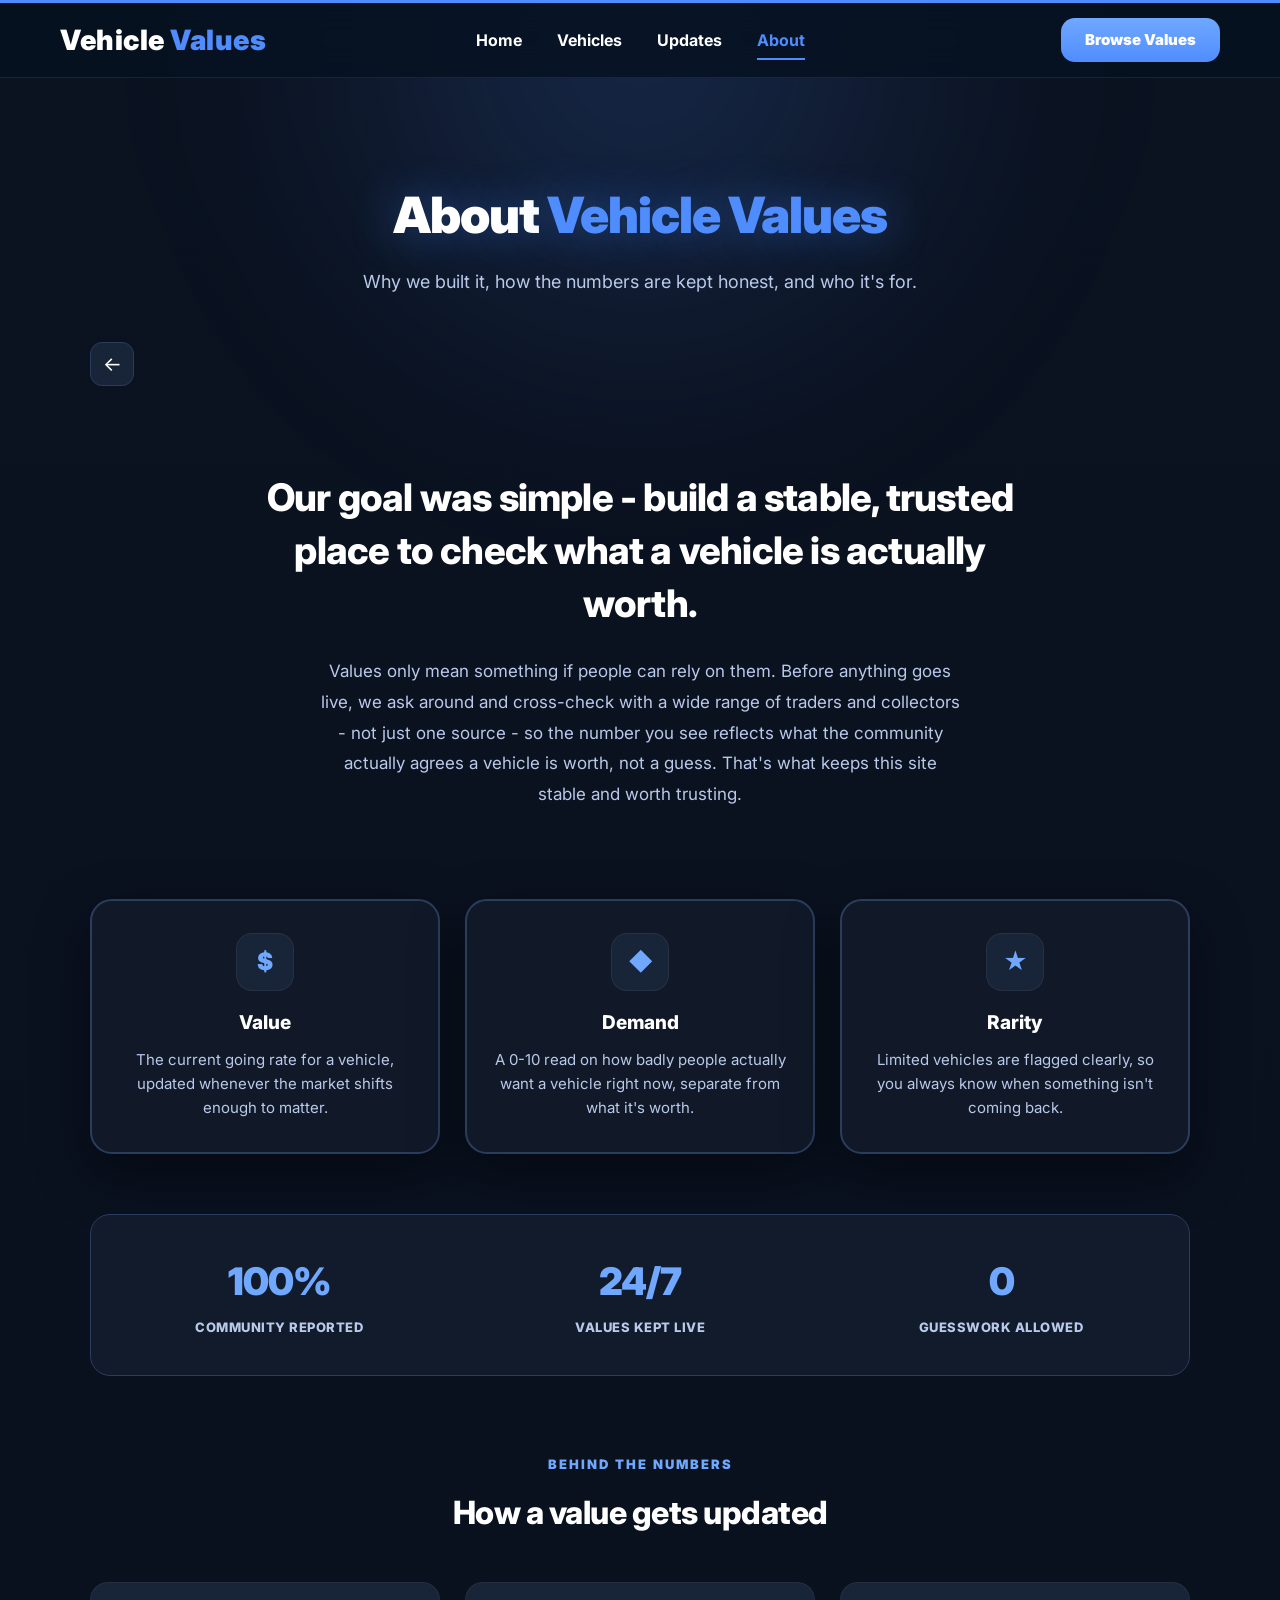
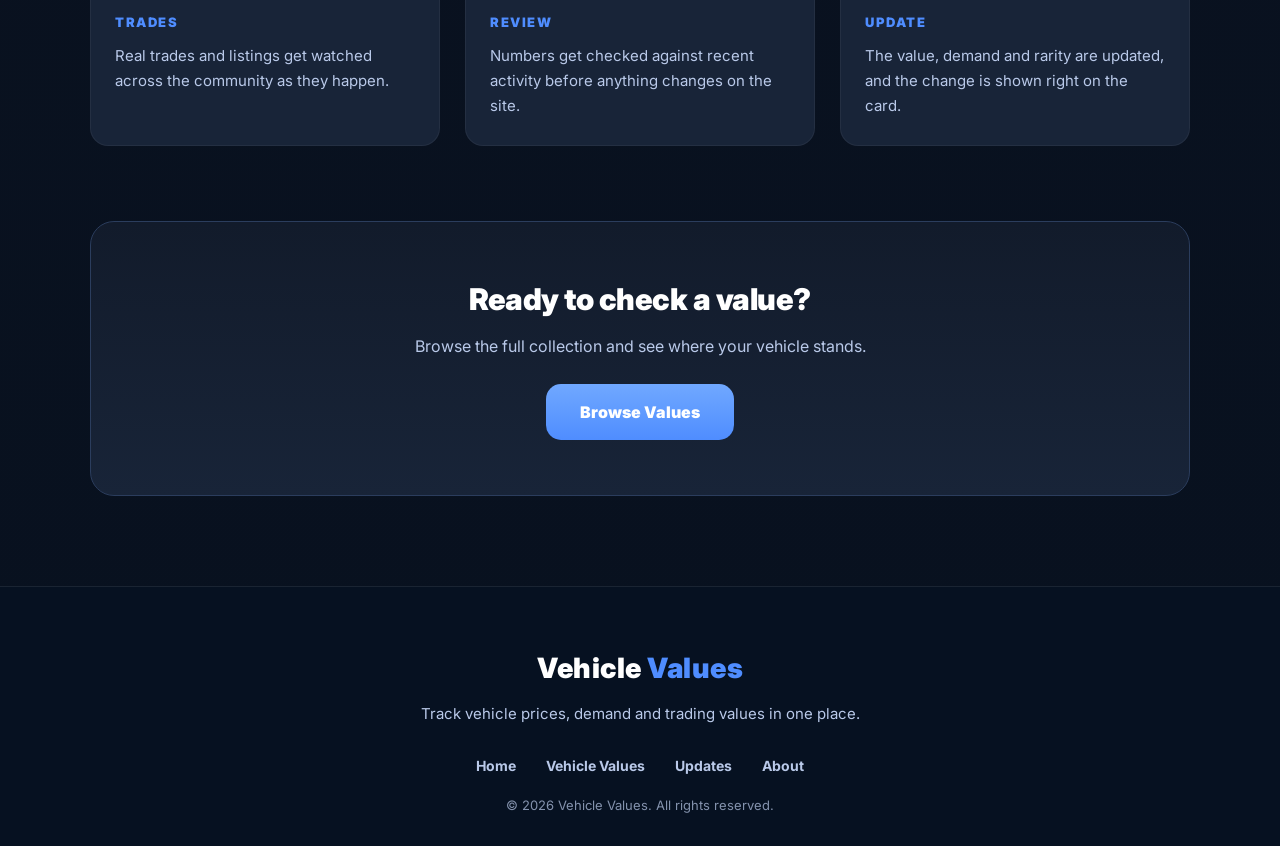
<file: about.html>
<!DOCTYPE html>
<html lang="en">

<head>

    <meta charset="UTF-8">
    <meta name="viewport" content="width=device-width, initial-scale=1.0">

    <title>About - Vehicle Values</title>

    <!-- SEO -->
    <meta name="description" content="Learn how Vehicle Values tracks prices, demand and rarity, and who it's built for.">
    <meta name="robots" content="index, follow">
    <meta name="theme-color" content="#0b1220">


    <!-- Open Graph -->
    <meta property="og:title" content="About - Vehicle Values">
    <meta property="og:description" content="Learn how Vehicle Values tracks prices, demand and rarity, and who it's built for.">
    <meta property="og:image" content="https://i.postimg.cc/ZRS6Lx4Q/carforsalenz.webp">
    <meta property="og:type" content="website">


    <!-- Twitter -->
    <meta name="twitter:card" content="summary_large_image">
    <meta name="twitter:title" content="About - Vehicle Values">
    <meta name="twitter:description" content="Learn how Vehicle Values tracks prices, demand and rarity, and who it's built for.">
    <meta name="twitter:image" content="https://i.postimg.cc/ZRS6Lx4Q/carforsalenz.webp">


    <!-- Favicon -->
    <link rel="icon"
          type="image/webp"
          href="https://i.postimg.cc/ZRS6Lx4Q/carforsalenz.webp">


    <!-- Google Font -->
    <link rel="preconnect" href="https://fonts.googleapis.com">

    <link rel="preconnect"
          href="https://fonts.gstatic.com"
          crossorigin>


    <link href="https://fonts.googleapis.com/css2?family=Inter:wght@300;400;500;600;700;800;900&display=swap"
          rel="stylesheet">


    <!-- CSS -->
    <link rel="stylesheet" href="about.css">


</head>


<body>


<!-- ========================================= -->
<!-- HEADER -->
<!-- ========================================= -->


<header class="header">


    <div class="logo">

        Vehicle <span>Values</span>

    </div>



    <nav>


        <a href="index.html">

            Home

        </a>



        <a href="values.html">

            Vehicles

        </a>



        <a href="#">

            Updates

        </a>



        <a href="about.html" class="active">

            About

        </a>


    </nav>



    <div class="header-actions">


        <a href="values.html" class="header-cta">

            Browse Values

        </a>


    </div>


</header>





<!-- ========================================= -->
<!-- PAGE TITLE -->
<!-- ========================================= -->


<section class="page-title">


    <h1>

        About <span>Vehicle Values</span>

    </h1>



    <p>

        Why we built it, how the numbers are kept honest, and who it's for.

    </p>


</section>





<!-- ========================================= -->
<!-- BACK BUTTON -->
<!-- ========================================= -->


<section class="page-header">


    <a href="index.html" class="back-btn">

        &#8592;

    </a>


</section>





<!-- ========================================= -->
<!-- MISSION -->
<!-- ========================================= -->


<section class="mission reveal">


    <h2>

        Our goal was simple - build a stable, trusted place to check what a
        vehicle is actually worth.

    </h2>



    <p>

        Values only mean something if people can rely on them. Before anything
        goes live, we ask around and cross-check with a wide range of traders
        and collectors - not just one source - so the number you see reflects
        what the community actually agrees a vehicle is worth, not a guess.
        That's what keeps this site stable and worth trusting.

    </p>


</section>





<!-- ========================================= -->
<!-- WHAT WE TRACK -->
<!-- ========================================= -->


<section class="about-grid reveal">


    <div class="about-card">


        <div class="about-icon">

            $

        </div>


        <h3>

            Value

        </h3>


        <p>

            The current going rate for a vehicle, updated whenever the market
            shifts enough to matter.

        </p>


    </div>




    <div class="about-card">


        <div class="about-icon">

            ◆

        </div>


        <h3>

            Demand

        </h3>


        <p>

            A 0-10 read on how badly people actually want a vehicle right now,
            separate from what it's worth.

        </p>


    </div>




    <div class="about-card">


        <div class="about-icon">

            ★

        </div>


        <h3>

            Rarity

        </h3>


        <p>

            Limited vehicles are flagged clearly, so you always know when
            something isn't coming back.

        </p>


    </div>


</section>





<!-- ========================================= -->
<!-- STATS STRIP -->
<!-- ========================================= -->


<section class="stats-strip reveal">


    <div class="stat">


        <span class="stat-number">

            100%

        </span>


        <span class="stat-label">

            Community reported

        </span>


    </div>




    <div class="stat">


        <span class="stat-number">

            24/7

        </span>


        <span class="stat-label">

            Values kept live

        </span>


    </div>




    <div class="stat">


        <span class="stat-number">

            0

        </span>


        <span class="stat-label">

            Guesswork allowed

        </span>


    </div>


</section>





<!-- ========================================= -->
<!-- HOW IT WORKS -->
<!-- ========================================= -->


<section class="how-it-works reveal">


    <span class="eyebrow">

        Behind the numbers

    </span>



    <h2>

        How a value gets updated

    </h2>




    <div class="steps">


        <div class="step">


            <span class="step-marker">

                Trades

            </span>


            <p>

                Real trades and listings get watched across the community as
                they happen.

            </p>


        </div>




        <div class="step">


            <span class="step-marker">

                Review

            </span>


            <p>

                Numbers get checked against recent activity before anything
                changes on the site.

            </p>


        </div>




        <div class="step">


            <span class="step-marker">

                Update

            </span>


            <p>

                The value, demand and rarity are updated, and the change is
                shown right on the card.

            </p>


        </div>


    </div>


</section>





<!-- ========================================= -->
<!-- CTA -->
<!-- ========================================= -->


<section class="about-cta reveal">


    <h2>

        Ready to check a value?

    </h2>



    <p>

        Browse the full collection and see where your vehicle stands.

    </p>



    <a href="values.html" class="primary">

        Browse Values

    </a>


</section>





<!-- ========================================= -->
<!-- FOOTER -->
<!-- ========================================= -->


<footer>


    <div class="footer-content">


        <div class="logo">

            Vehicle <span>Values</span>

        </div>



        <p>

            Track vehicle prices, demand and trading values in one place.

        </p>


    </div>




    <div class="footer-links">


        <a href="index.html">

            Home

        </a>


        <a href="values.html">

            Vehicle Values

        </a>


        <a href="#">

            Updates

        </a>


        <a href="about.html">

            About

        </a>


    </div>



    <p class="copyright" id="copyrightYear">

        © 2026 Vehicle Values. All rights reserved.

    </p>


</footer>





<!-- ========================================= -->
<!-- JAVASCRIPT -->
<!-- ========================================= -->


<script src="about.js"></script>


</body>


</html>
</file>
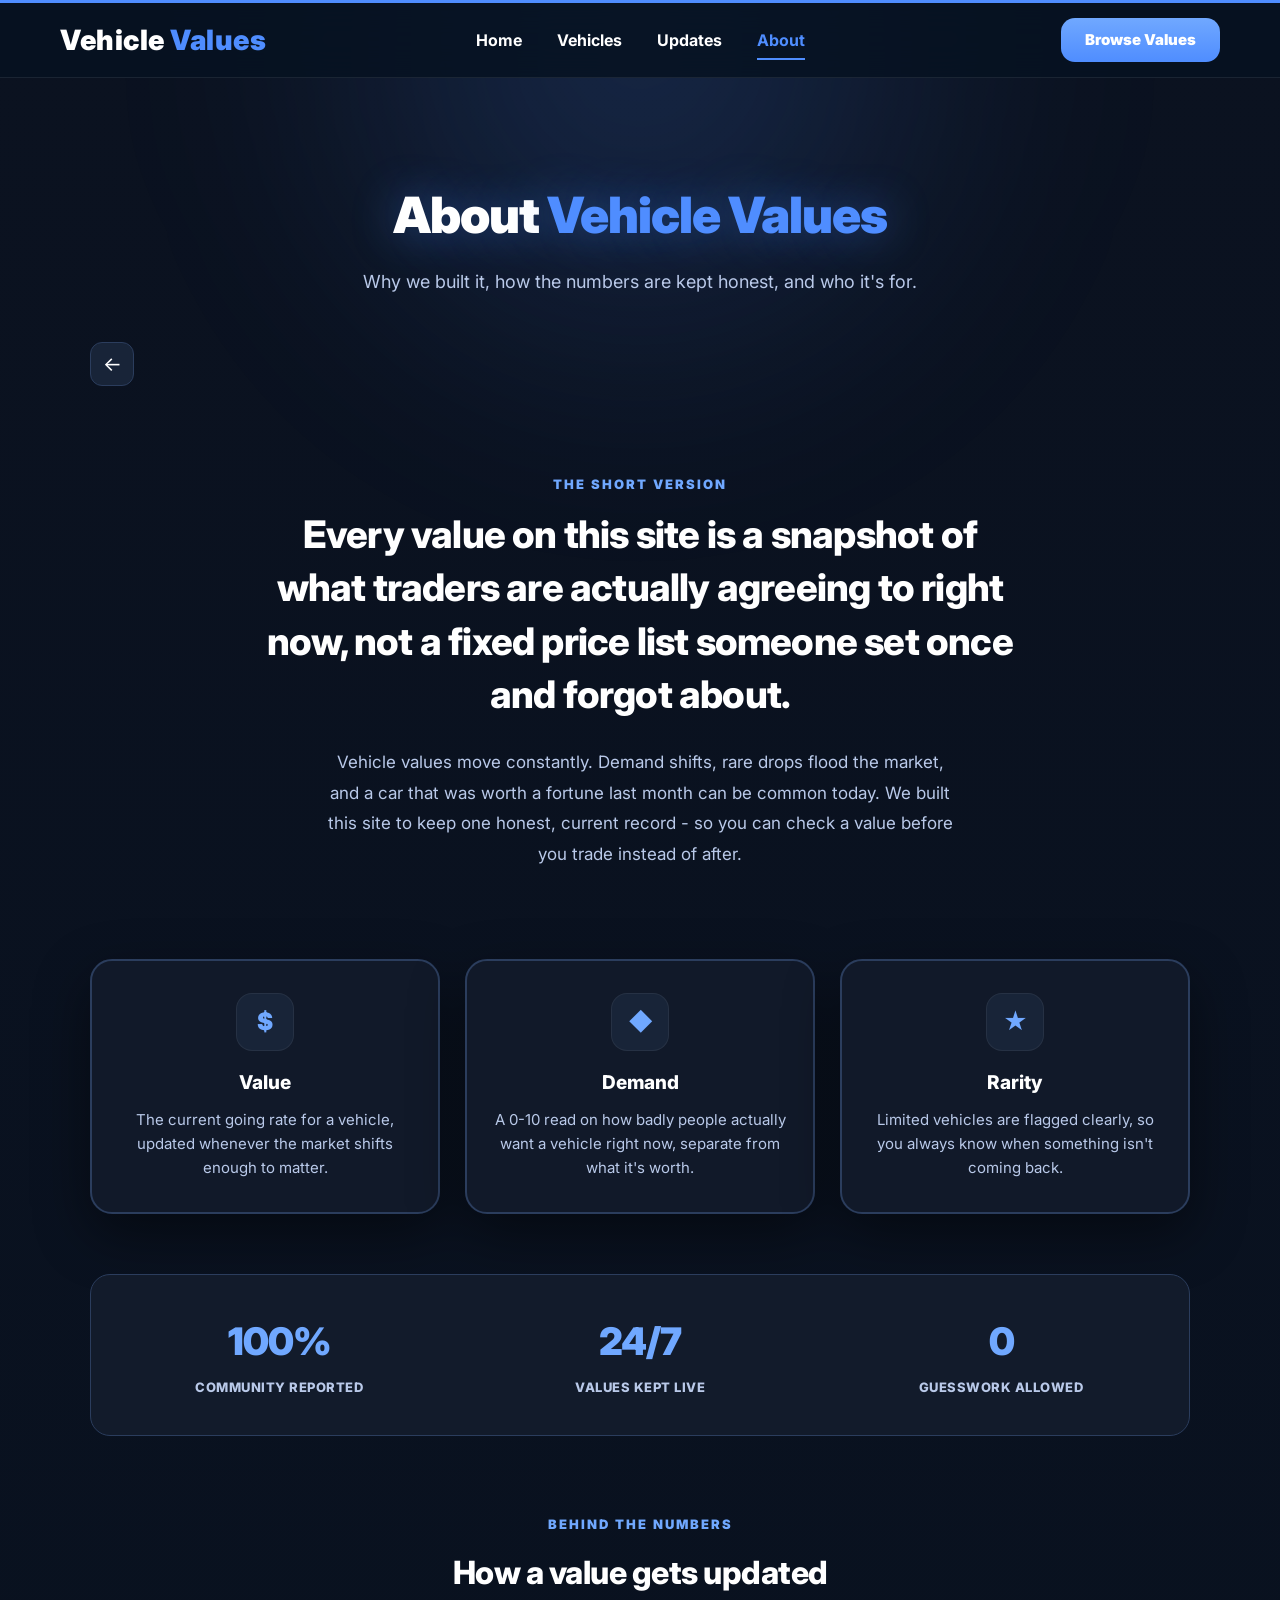
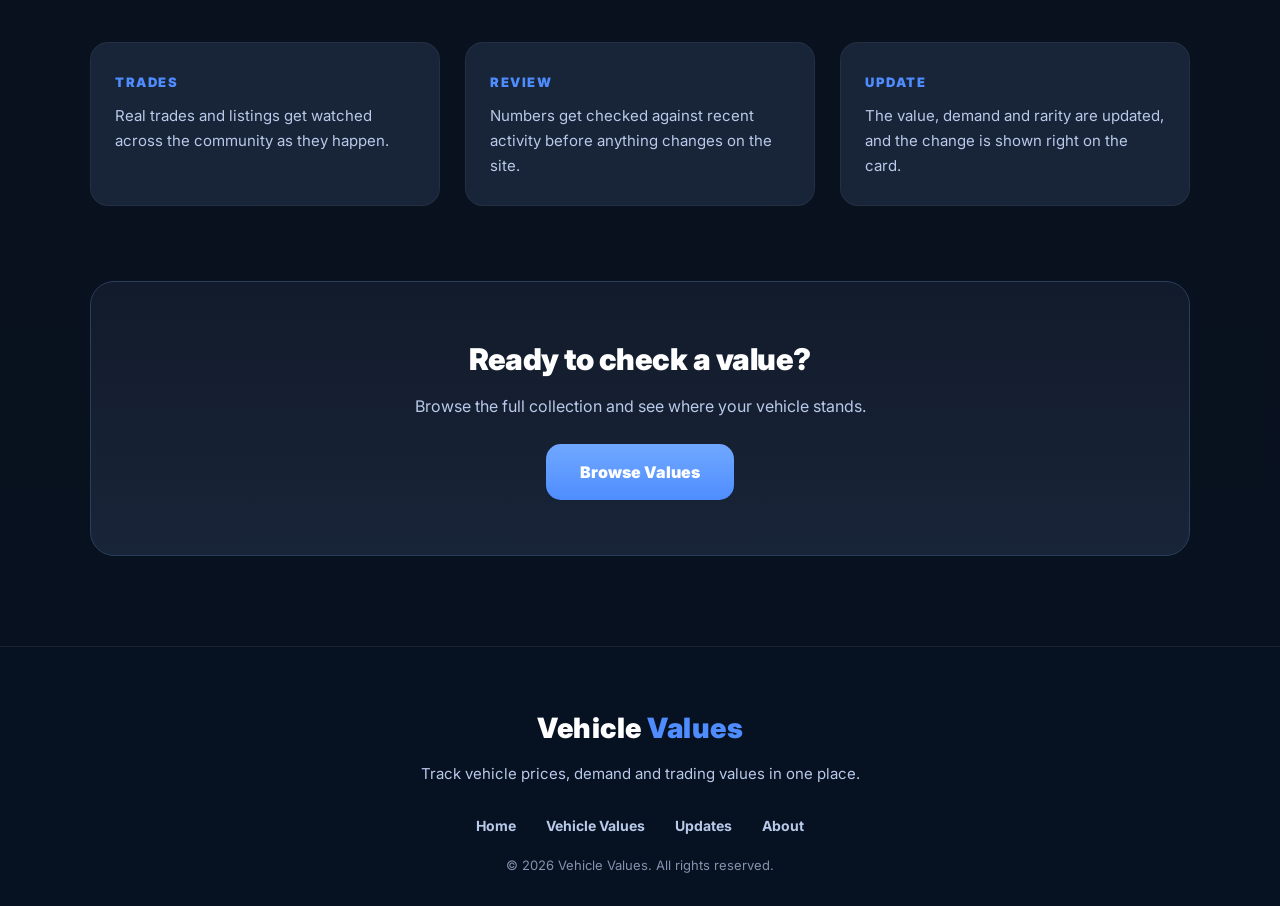
<file: About.html>
<!DOCTYPE html>
<html lang="en">

<head>

    <meta charset="UTF-8">
    <meta name="viewport" content="width=device-width, initial-scale=1.0">

    <title>About - Vehicle Values</title>

    <!-- SEO -->
    <meta name="description" content="Learn how Vehicle Values tracks prices, demand and rarity, and who it's built for.">
    <meta name="robots" content="index, follow">
    <meta name="theme-color" content="#0b1220">


    <!-- Open Graph -->
    <meta property="og:title" content="About - Vehicle Values">
    <meta property="og:description" content="Learn how Vehicle Values tracks prices, demand and rarity, and who it's built for.">
    <meta property="og:image" content="https://i.postimg.cc/ZRS6Lx4Q/carforsalenz.webp">
    <meta property="og:type" content="website">


    <!-- Twitter -->
    <meta name="twitter:card" content="summary_large_image">
    <meta name="twitter:title" content="About - Vehicle Values">
    <meta name="twitter:description" content="Learn how Vehicle Values tracks prices, demand and rarity, and who it's built for.">
    <meta name="twitter:image" content="https://i.postimg.cc/ZRS6Lx4Q/carforsalenz.webp">


    <!-- Favicon -->
    <link rel="icon"
          type="image/webp"
          href="https://i.postimg.cc/ZRS6Lx4Q/carforsalenz.webp">


    <!-- Google Font -->
    <link rel="preconnect" href="https://fonts.googleapis.com">

    <link rel="preconnect"
          href="https://fonts.gstatic.com"
          crossorigin>


    <link href="https://fonts.googleapis.com/css2?family=Inter:wght@300;400;500;600;700;800;900&display=swap"
          rel="stylesheet">


    <!-- CSS -->
    <link rel="stylesheet" href="about.css">


</head>


<body>


<!-- ========================================= -->
<!-- HEADER -->
<!-- ========================================= -->


<header class="header">


    <div class="logo">

        Vehicle <span>Values</span>

    </div>



    <nav>


        <a href="index.html">

            Home

        </a>



        <a href="values.html">

            Vehicles

        </a>



        <a href="#">

            Updates

        </a>



        <a href="about.html" class="active">

            About

        </a>


    </nav>



    <div class="header-actions">


        <a href="values.html" class="header-cta">

            Browse Values

        </a>


    </div>


</header>





<!-- ========================================= -->
<!-- PAGE TITLE -->
<!-- ========================================= -->


<section class="page-title">


    <h1>

        About <span>Vehicle Values</span>

    </h1>



    <p>

        Why we built it, how the numbers are kept honest, and who it's for.

    </p>


</section>





<!-- ========================================= -->
<!-- BACK BUTTON -->
<!-- ========================================= -->


<section class="page-header">


    <a href="index.html" class="back-btn">

        &#8592;

    </a>


</section>





<!-- ========================================= -->
<!-- MISSION -->
<!-- ========================================= -->


<section class="mission reveal">


    <span class="eyebrow">

        The short version

    </span>



    <h2>

        Every value on this site is a snapshot of what traders are actually agreeing to right now, not a fixed price list someone set once and forgot about.

    </h2>



    <p>

        Vehicle values move constantly. Demand shifts, rare drops flood the market,
        and a car that was worth a fortune last month can be common today. We built
        this site to keep one honest, current record - so you can check a value
        before you trade instead of after.

    </p>


</section>





<!-- ========================================= -->
<!-- WHAT WE TRACK -->
<!-- ========================================= -->


<section class="about-grid reveal">


    <div class="about-card">


        <div class="about-icon">

            $

        </div>


        <h3>

            Value

        </h3>


        <p>

            The current going rate for a vehicle, updated whenever the market
            shifts enough to matter.

        </p>


    </div>




    <div class="about-card">


        <div class="about-icon">

            ◆

        </div>


        <h3>

            Demand

        </h3>


        <p>

            A 0-10 read on how badly people actually want a vehicle right now,
            separate from what it's worth.

        </p>


    </div>




    <div class="about-card">


        <div class="about-icon">

            ★

        </div>


        <h3>

            Rarity

        </h3>


        <p>

            Limited vehicles are flagged clearly, so you always know when
            something isn't coming back.

        </p>


    </div>


</section>





<!-- ========================================= -->
<!-- STATS STRIP -->
<!-- ========================================= -->


<section class="stats-strip reveal">


    <div class="stat">


        <span class="stat-number">

            100%

        </span>


        <span class="stat-label">

            Community reported

        </span>


    </div>




    <div class="stat">


        <span class="stat-number">

            24/7

        </span>


        <span class="stat-label">

            Values kept live

        </span>


    </div>




    <div class="stat">


        <span class="stat-number">

            0

        </span>


        <span class="stat-label">

            Guesswork allowed

        </span>


    </div>


</section>





<!-- ========================================= -->
<!-- HOW IT WORKS -->
<!-- ========================================= -->


<section class="how-it-works reveal">


    <span class="eyebrow">

        Behind the numbers

    </span>



    <h2>

        How a value gets updated

    </h2>




    <div class="steps">


        <div class="step">


            <span class="step-marker">

                Trades

            </span>


            <p>

                Real trades and listings get watched across the community as
                they happen.

            </p>


        </div>




        <div class="step">


            <span class="step-marker">

                Review

            </span>


            <p>

                Numbers get checked against recent activity before anything
                changes on the site.

            </p>


        </div>




        <div class="step">


            <span class="step-marker">

                Update

            </span>


            <p>

                The value, demand and rarity are updated, and the change is
                shown right on the card.

            </p>


        </div>


    </div>


</section>





<!-- ========================================= -->
<!-- CTA -->
<!-- ========================================= -->


<section class="about-cta reveal">


    <h2>

        Ready to check a value?

    </h2>



    <p>

        Browse the full collection and see where your vehicle stands.

    </p>



    <a href="values.html" class="primary">

        Browse Values

    </a>


</section>





<!-- ========================================= -->
<!-- FOOTER -->
<!-- ========================================= -->


<footer>


    <div class="footer-content">


        <div class="logo">

            Vehicle <span>Values</span>

        </div>



        <p>

            Track vehicle prices, demand and trading values in one place.

        </p>


    </div>




    <div class="footer-links">


        <a href="index.html">

            Home

        </a>


        <a href="values.html">

            Vehicle Values

        </a>


        <a href="#">

            Updates

        </a>


        <a href="about.html">

            About

        </a>


    </div>



    <p class="copyright" id="copyrightYear">

        © 2026 Vehicle Values. All rights reserved.

    </p>


</footer>





<!-- ========================================= -->
<!-- JAVASCRIPT -->
<!-- ========================================= -->


<script src="about.js"></script>


</body>


</html>
</file>
<file: about.css>
/* ==========================================
   VEHICLE VALUES
   ABOUT.CSS
   Matches the design system in values.css
========================================== */

/* ==========================================
   VARIABLES
   (same tokens as values.css, so this page
   sits visually inside the same site)
========================================== */

:root{
    --primary:#4f8dff;
    --primary-light:#70a8ff;

    --background:#0b1220;
    --background-two:#0f1b30;

    --panel:#121b2b;
    --panel-light:#182438;

    --border:#2b3d5d;

    --text:#ffffff;
    --muted:#b9c9e9;

    --success:#34d399;
    --gold:#caa64a;
    --danger:#ef4444;

    --font-main:"Inter", system-ui, -apple-system, "Segoe UI", Roboto, sans-serif;

    --shadow:0 20px 55px rgba(0,0,0,.45);
}

/* ==========================================
   GLOBAL RESET
========================================== */

*,
*::before,
*::after{
    margin:0;
    padding:0;
    box-sizing:border-box;
    font-family:var(--font-main);
}

html{
    scroll-behavior:smooth;
}

body{
    min-height:100vh;
    background:linear-gradient(180deg,#0b1220,#08111f);
    color:var(--text);
    overflow-x:hidden;
    font-family:var(--font-main);
    font-size:16px;
    line-height:1.5;
    font-optical-sizing:auto;
    -webkit-font-smoothing:antialiased;
    -moz-osx-font-smoothing:grayscale;
    text-rendering:optimizeLegibility;
}

body::before{
    content:"";
    position:fixed;
    top:-400px;
    left:50%;
    transform:translateX(-50%);
    width:900px;
    height:900px;
    background:radial-gradient(circle, rgba(79,141,255,.20), transparent 65%);
    filter:blur(90px);
    z-index:-1;
    pointer-events:none;
}

a{
    color:inherit;
    font-family:var(--font-main);
}

button,
input{
    font-family:var(--font-main);
}

img{
    display:block;
    max-width:100%;
}

/* ==========================================
   HEADER
========================================== */

.header{
    width:100%;
    height:78px;
    display:grid;
    grid-template-columns:1fr auto 1fr;
    align-items:center;
    padding:0 60px;
    background:rgba(7,18,34,.85);
    backdrop-filter:blur(18px);
    border-top:3px solid var(--primary);
    border-bottom:1px solid rgba(255,255,255,.08);
    position:sticky;
    top:0;
    z-index:999;
}

.header .logo{
    justify-self:start;
}

.header nav{
    justify-self:center;
}

.header .header-actions{
    justify-self:end;
}

.logo{
    font-size:28px;
    font-weight:900;
    letter-spacing:.5px;
    cursor:pointer;
}

.logo span{
    color:var(--primary);
}

nav{
    display:flex;
    align-items:center;
    gap:35px;
}

nav a{
    position:relative;
    text-decoration:none;
    color:white;
    font-size:16px;
    font-weight:700;
    transition:.3s;
}

nav a::after{
    content:"";
    position:absolute;
    left:0;
    bottom:-8px;
    width:0;
    height:2px;
    background:var(--primary);
    transition:.3s;
}

nav a:hover::after,
nav a.active::after{
    width:100%;
}

nav a:hover,
nav a.active{
    color:var(--primary);
}

.header-actions{
    display:flex;
    align-items:center;
    gap:12px;
}

.header-cta{
    background:linear-gradient(180deg, var(--primary-light), var(--primary));
    color:white;
    text-decoration:none;
    padding:11px 24px;
    border-radius:14px;
    font-size:15px;
    font-weight:900;
    transition:.3s;
    white-space:nowrap;
}

.header-cta:hover{
    transform:translateY(-3px);
    box-shadow:0 15px 35px rgba(79,141,255,.4);
}

/* ==========================================
   PAGE TITLE
========================================== */

.page-title{
    text-align:center;
    padding:100px 20px 35px;
}

.page-title h1{
    font-size:50px;
    font-weight:900;
    letter-spacing:-1px;
    text-shadow:0 0 45px rgba(79,141,255,.45);
}

.page-title h1 span{
    color:var(--primary);
}

.page-title p{
    margin-top:15px;
    max-width:700px;
    margin-left:auto;
    margin-right:auto;
    color:var(--muted);
    font-size:18px;
    line-height:1.6;
}

/* ==========================================
   PAGE HEADER / BACK BUTTON
========================================== */

.page-header{
    width:95%;
    max-width:1100px;
    margin:0 auto;
    padding:10px 0 0;
}

.back-btn{
    display:inline-flex;
    align-items:center;
    justify-content:center;
    width:44px;
    height:44px;
    border-radius:12px;
    background:var(--panel-light);
    border:1px solid var(--border);
    color:white;
    font-size:20px;
    text-decoration:none;
    transition:.3s;
}

.back-btn:hover{
    background:var(--panel);
    border-color:var(--primary);
    transform:translateX(-3px);
}

/* ==========================================
   SHARED SECTION WIDTH
========================================== */

.mission,
.about-grid,
.stats-strip,
.how-it-works,
.about-cta{
    width:95%;
    max-width:1100px;
    margin:0 auto;
}

/* ==========================================
   EYEBROW LABEL
========================================== */

.eyebrow{
    display:inline-block;
    color:var(--primary-light);
    font-size:13px;
    font-weight:900;
    letter-spacing:2px;
    text-transform:uppercase;
    margin-bottom:14px;
}

/* ==========================================
   MISSION SECTION
========================================== */

.mission{
    padding:85px 0 30px;
    text-align:center;
}

.mission h2{
    font-size:38px;
    font-weight:800;
    line-height:1.4;
    letter-spacing:-.8px;
    max-width:760px;
    margin:0 auto 26px;
}

.mission p{
    max-width:640px;
    margin:0 auto;
    color:var(--muted);
    font-size:17px;
    line-height:1.8;
    font-weight:400;
}

/* ==========================================
   ABOUT GRID (what we track)
========================================== */

.about-grid{
    margin-top:60px;
    display:grid;
    grid-template-columns:repeat(3, 1fr);
    gap:25px;
}

.about-card{
    background:rgba(18,27,43,.95);
    border:2px solid var(--border);
    border-radius:22px;
    padding:32px 26px;
    text-align:center;
    box-shadow:var(--shadow);
    transition:.3s;
}

.about-card:hover{
    transform:translateY(-6px);
    border-color:var(--primary);
    box-shadow:
        var(--shadow),
        0 0 40px rgba(79,141,255,.35);
}

.about-icon{
    width:58px;
    height:58px;
    margin:0 auto 18px;
    display:flex;
    align-items:center;
    justify-content:center;
    border-radius:16px;
    background:var(--panel-light);
    border:1px solid rgba(255,255,255,.06);
    color:var(--primary-light);
    font-size:24px;
    font-weight:900;
}

.about-card h3{
    font-size:19px;
    font-weight:800;
    margin-bottom:10px;
}

.about-card p{
    color:var(--muted);
    font-size:15px;
    line-height:1.6;
}

/* ==========================================
   STATS STRIP
========================================== */

.stats-strip{
    margin-top:60px;
    display:grid;
    grid-template-columns:repeat(3, 1fr);
    gap:25px;
    background:var(--panel);
    border:1px solid var(--border);
    border-radius:20px;
    padding:38px 20px;
}

.stat{
    text-align:center;
}

.stat-number{
    display:block;
    font-size:38px;
    font-weight:900;
    color:var(--primary-light);
    letter-spacing:-1px;
}

.stat-label{
    display:block;
    margin-top:8px;
    color:var(--muted);
    font-size:13px;
    font-weight:800;
    letter-spacing:.5px;
    text-transform:uppercase;
}

/* ==========================================
   HOW IT WORKS
========================================== */

.how-it-works{
    margin-top:75px;
    text-align:center;
}

.how-it-works h2{
    font-size:32px;
    font-weight:800;
    letter-spacing:-.5px;
    margin-bottom:45px;
}

.steps{
    display:grid;
    grid-template-columns:repeat(3, 1fr);
    gap:25px;
    text-align:left;
}

.step{
    background:var(--panel-light);
    border:1px solid rgba(255,255,255,.05);
    border-radius:18px;
    padding:26px 24px;
    position:relative;
}

.step-marker{
    display:inline-block;
    color:var(--primary);
    font-size:13px;
    font-weight:900;
    letter-spacing:1.5px;
    text-transform:uppercase;
    margin-bottom:12px;
}

.step p{
    color:var(--muted);
    font-size:15px;
    line-height:1.65;
}

/* ==========================================
   ABOUT CTA
========================================== */

.about-cta{
    margin-top:75px;
    margin-bottom:90px;
    text-align:center;
    background:linear-gradient(180deg, var(--panel), var(--panel-light));
    border:1px solid var(--border);
    border-radius:24px;
    padding:55px 30px;
}

.about-cta h2{
    font-size:30px;
    font-weight:900;
    letter-spacing:-.5px;
    margin-bottom:12px;
}

.about-cta p{
    color:var(--muted);
    font-size:16px;
    margin-bottom:26px;
}

.about-cta .primary{
    display:inline-block;
    background:linear-gradient(180deg, var(--primary-light), var(--primary));
    color:white;
    text-decoration:none;
    padding:16px 34px;
    border-radius:15px;
    font-size:16px;
    font-weight:900;
    transition:.3s;
}

.about-cta .primary:hover{
    transform:translateY(-4px);
    box-shadow:0 15px 35px rgba(79,141,255,.45);
}

/* ==========================================
   FOOTER
========================================== */

footer{
    width:100%;
    padding:60px 60px 30px;
    background:rgba(7,18,34,.9);
    border-top:1px solid rgba(255,255,255,.08);
}

.footer-content{
    max-width:1100px;
    margin:0 auto;
    text-align:center;
}

.footer-content .logo{
    justify-content:center;
    margin-bottom:14px;
    display:inline-block;
}

.footer-content p{
    color:var(--muted);
    font-size:15px;
    max-width:480px;
    margin:0 auto;
}

.footer-links{
    display:flex;
    justify-content:center;
    gap:30px;
    flex-wrap:wrap;
    margin:30px 0 20px;
}

.footer-links a{
    text-decoration:none;
    color:var(--muted);
    font-size:14px;
    font-weight:700;
    transition:.3s;
}

.footer-links a:hover{
    color:var(--primary);
}

.copyright{
    text-align:center;
    color:var(--muted);
    font-size:13px;
    opacity:.7;
}

/* ==========================================
   SCROLL REVEAL
   (elements fade/rise into place once
   visible - about.js toggles this class,
   and it degrades gracefully to visible if
   JS or IntersectionObserver isn't there)
========================================== */

.reveal{
    opacity:0;
    transform:translateY(24px);
    transition:opacity .6s ease, transform .6s ease;
}

.reveal.in-view{
    opacity:1;
    transform:translateY(0);
}

@media (prefers-reduced-motion: reduce){

    .reveal{
        opacity:1;
        transform:none;
        transition:none;
    }

}

/* ==========================================
   SCROLLBAR
========================================== */

::-webkit-scrollbar{
    width:10px;
}

::-webkit-scrollbar-track{
    background:#08111f;
}

::-webkit-scrollbar-thumb{
    background:var(--border);
    border-radius:20px;
}

::-webkit-scrollbar-thumb:hover{
    background:var(--primary);
}

/* ==========================================
   TABLET
========================================== */

@media(max-width:1000px){

    .header{ padding:0 35px; }

    nav{ gap:22px; }

    .page-title h1{ font-size:44px; }

    .about-grid,
    .steps{ grid-template-columns:repeat(2, 1fr); }

    .stats-strip{ grid-template-columns:repeat(3, 1fr); }

}

/* ==========================================
   MOBILE
========================================== */

@media(max-width:700px){

    .header{ height:auto; min-height:75px; padding:12px 20px; }

    .logo{ font-size:24px; }

    nav{ display:none; }

    .header-cta{ padding:10px 16px; font-size:14px; }

    .page-title{ padding:70px 15px 30px; }

    .page-title h1{ font-size:32px; }

    .page-title p{ font-size:15px; }

    .page-header{ width:92%; }

    .mission{ width:92%; padding:55px 0 10px; }

    .mission h2{ font-size:27px; }

    .about-grid{ width:92%; grid-template-columns:1fr; margin-top:45px; }

    .stats-strip{ width:92%; grid-template-columns:1fr; gap:30px; margin-top:45px; padding:32px 20px; }

    .how-it-works{ width:92%; margin-top:55px; }

    .how-it-works h2{ font-size:26px; }

    .steps{ grid-template-columns:1fr; }

    .about-cta{ width:92%; margin-top:55px; padding:42px 22px; }

    .about-cta h2{ font-size:24px; }

    footer{ padding:45px 25px 25px; }

    .footer-links{ gap:18px 26px; }

}

/* ==========================================
   SMALL PHONES
========================================== */

@media(max-width:400px){

    .logo{ font-size:20px; }

    .page-title h1{ font-size:27px; }

    .mission h2{ font-size:22px; }

}

/* ==========================================
   END ABOUT.CSS
========================================== */
</file>
